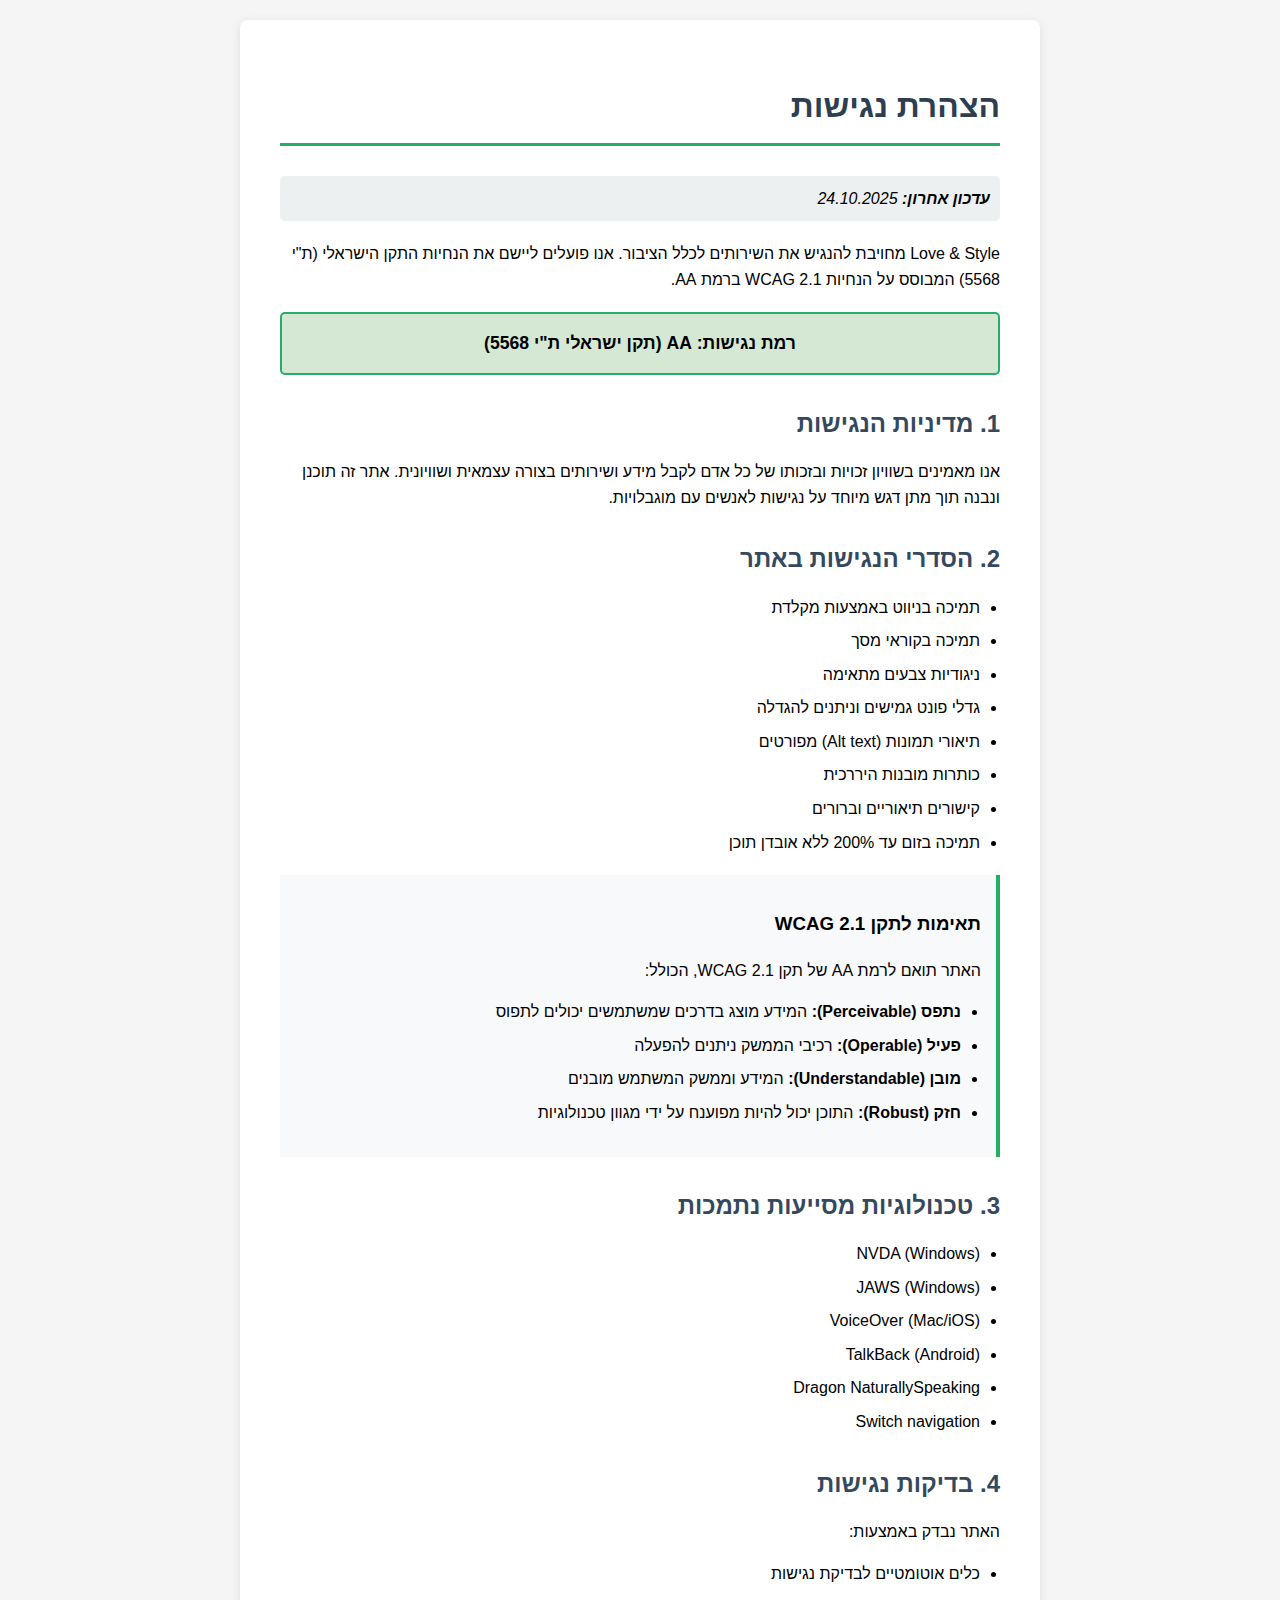
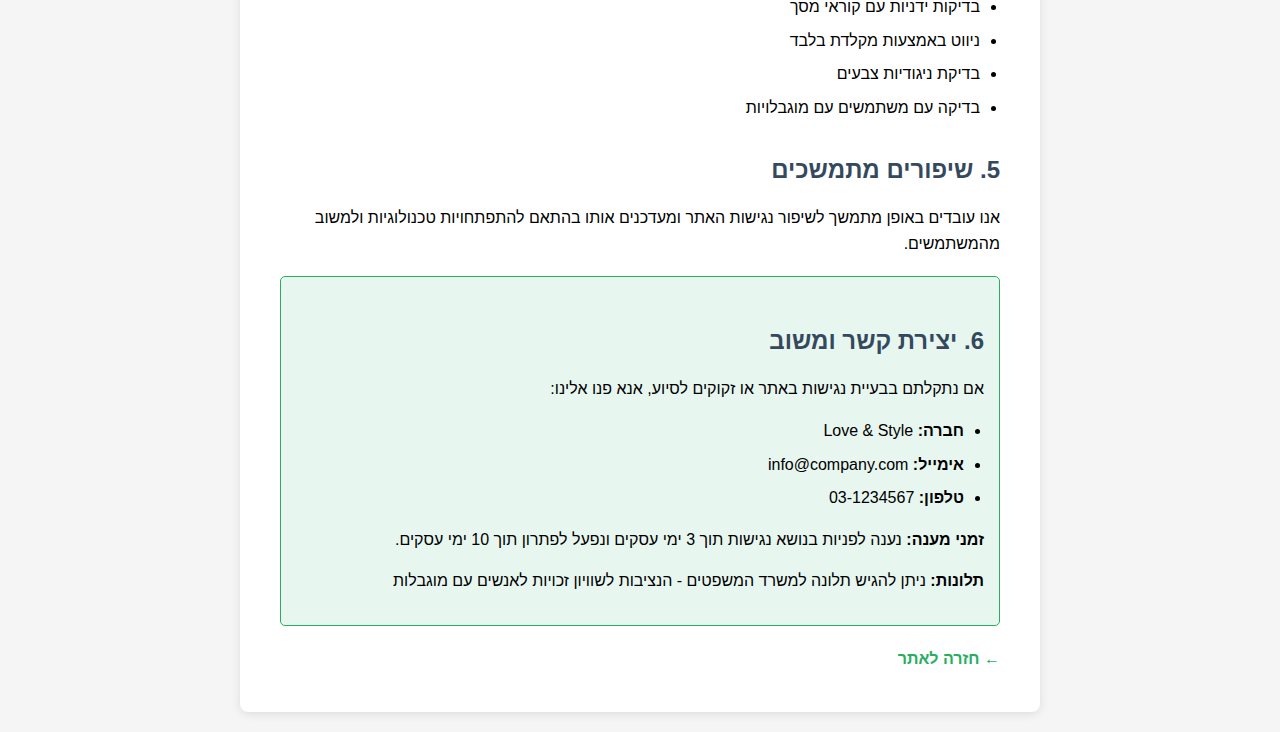
<file: public/accessibility.html>
<!DOCTYPE html>
<html lang="he" dir="rtl">
<head>
    <meta charset="UTF-8">
    <meta name="viewport" content="width=device-width, initial-scale=1.0">
    <title>הצהרת נגישות - Love & Style</title>
    <style>
        body {
            font-family: 'Segoe UI', Tahoma, Geneva, Verdana, sans-serif;
            line-height: 1.6;
            max-width: 800px;
            margin: 0 auto;
            padding: 20px;
            background-color: #f5f5f5;
            direction: rtl;
        }
        .container {
            background: white;
            padding: 40px;
            border-radius: 8px;
            box-shadow: 0 2px 10px rgba(0,0,0,0.1);
        }
        h1 {
            color: #2c3e50;
            border-bottom: 3px solid #27ae60;
            padding-bottom: 10px;
            margin-bottom: 30px;
        }
        h2 {
            color: #34495e;
            margin-top: 30px;
            margin-bottom: 15px;
        }
        .last-updated {
            background: #ecf0f1;
            padding: 10px;
            border-radius: 5px;
            margin-bottom: 20px;
            font-style: italic;
        }
        .contact-info {
            background: #e8f6f0;
            border: 1px solid #27ae60;
            padding: 15px;
            border-radius: 5px;
            margin-top: 20px;
        }
        .compliance-level {
            background: #d5e8d4;
            border: 2px solid #27ae60;
            padding: 15px;
            border-radius: 5px;
            margin: 20px 0;
            text-align: center;
            font-weight: bold;
            font-size: 1.1em;
        }
        ul {
            padding-right: 20px;
        }
        li {
            margin-bottom: 8px;
        }
        .back-link {
            display: inline-block;
            margin-top: 20px;
            color: #27ae60;
            text-decoration: none;
            font-weight: bold;
        }
        .back-link:hover {
            text-decoration: underline;
        }
        .wcag-info {
            background: #f8f9fa;
            border-right: 4px solid #27ae60;
            padding: 15px;
            margin: 20px 0;
        }
    </style>
</head>
<body>
    <div class="container">
        <h1>הצהרת נגישות</h1>
        
        <div class="last-updated">
            <strong>עדכון אחרון:</strong> 24.10.2025
        </div>

        <p>
            Love & Style מחויבת להנגיש את השירותים לכלל הציבור. אנו פועלים ליישם את הנחיות התקן הישראלי 
            (ת"י 5568) המבוסס על הנחיות WCAG 2.1 ברמת AA.
        </p>

        <div class="compliance-level">
            רמת נגישות: AA (תקן ישראלי ת"י 5568)
        </div>

        <h2>1. מדיניות הנגישות</h2>
        <p>
            אנו מאמינים בשוויון זכויות ובזכותו של כל אדם לקבל מידע ושירותים בצורה עצמאית ושוויונית. 
            אתר זה תוכנן ונבנה תוך מתן דגש מיוחד על נגישות לאנשים עם מוגבלויות.
        </p>

        <h2>2. הסדרי הנגישות באתר</h2>
        <ul>
            <li>תמיכה בניווט באמצעות מקלדת</li>
            <li>תמיכה בקוראי מסך</li>
            <li>ניגודיות צבעים מתאימה</li>
            <li>גדלי פונט גמישים וניתנים להגדלה</li>
            <li>תיאורי תמונות (Alt text) מפורטים</li>
            <li>כותרות מובנות היררכית</li>
            <li>קישורים תיאוריים וברורים</li>
            <li>תמיכה בזום עד 200% ללא אובדן תוכן</li>
        </ul>

        <div class="wcag-info">
            <h3>תאימות לתקן WCAG 2.1</h3>
            <p>האתר תואם לרמת AA של תקן WCAG 2.1, הכולל:</p>
            <ul>
                <li><strong>נתפס (Perceivable):</strong> המידע מוצג בדרכים שמשתמשים יכולים לתפוס</li>
                <li><strong>פעיל (Operable):</strong> רכיבי הממשק ניתנים להפעלה</li>
                <li><strong>מובן (Understandable):</strong> המידע וממשק המשתמש מובנים</li>
                <li><strong>חזק (Robust):</strong> התוכן יכול להיות מפוענח על ידי מגוון טכנולוגיות</li>
            </ul>
        </div>

        <h2>3. טכנולוגיות מסייעות נתמכות</h2>
        <ul>
            <li>NVDA (Windows)</li>
            <li>JAWS (Windows)</li>
            <li>VoiceOver (Mac/iOS)</li>
            <li>TalkBack (Android)</li>
            <li>Dragon NaturallySpeaking</li>
            <li>Switch navigation</li>
        </ul>

        <h2>4. בדיקות נגישות</h2>
        <p>האתר נבדק באמצעות:</p>
        <ul>
            <li>כלים אוטומטיים לבדיקת נגישות</li>
            <li>בדיקות ידניות עם קוראי מסך</li>
            <li>ניווט באמצעות מקלדת בלבד</li>
            <li>בדיקת ניגודיות צבעים</li>
            <li>בדיקה עם משתמשים עם מוגבלויות</li>
        </ul>

        <h2>5. שיפורים מתמשכים</h2>
        <p>
            אנו עובדים באופן מתמשך לשיפור נגישות האתר ומעדכנים אותו בהתאם להתפתחויות טכנולוגיות ולמשוב מהמשתמשים.
        </p>

        <div class="contact-info">
            <h2>6. יצירת קשר ומשוב</h2>
            <p>אם נתקלתם בבעיית נגישות באתר או זקוקים לסיוע, אנא פנו אלינו:</p>
            <ul>
                <li><strong>חברה:</strong> Love & Style</li>
                <li><strong>אימייל:</strong> info@company.com</li>
                <li><strong>טלפון:</strong> 03-1234567</li>
            </ul>
            <p>
                <strong>זמני מענה:</strong> נענה לפניות בנושא נגישות תוך 3 ימי עסקים ונפעל לפתרון תוך 10 ימי עסקים.
            </p>
            <p>
                <strong>תלונות:</strong> ניתן להגיש תלונה למשרד המשפטים - הנציבות לשוויון זכויות לאנשים עם מוגבלות
            </p>
        </div>

        <a href="/" class="back-link">← חזרה לאתר</a>
    </div>
</body>
</html>
</file>
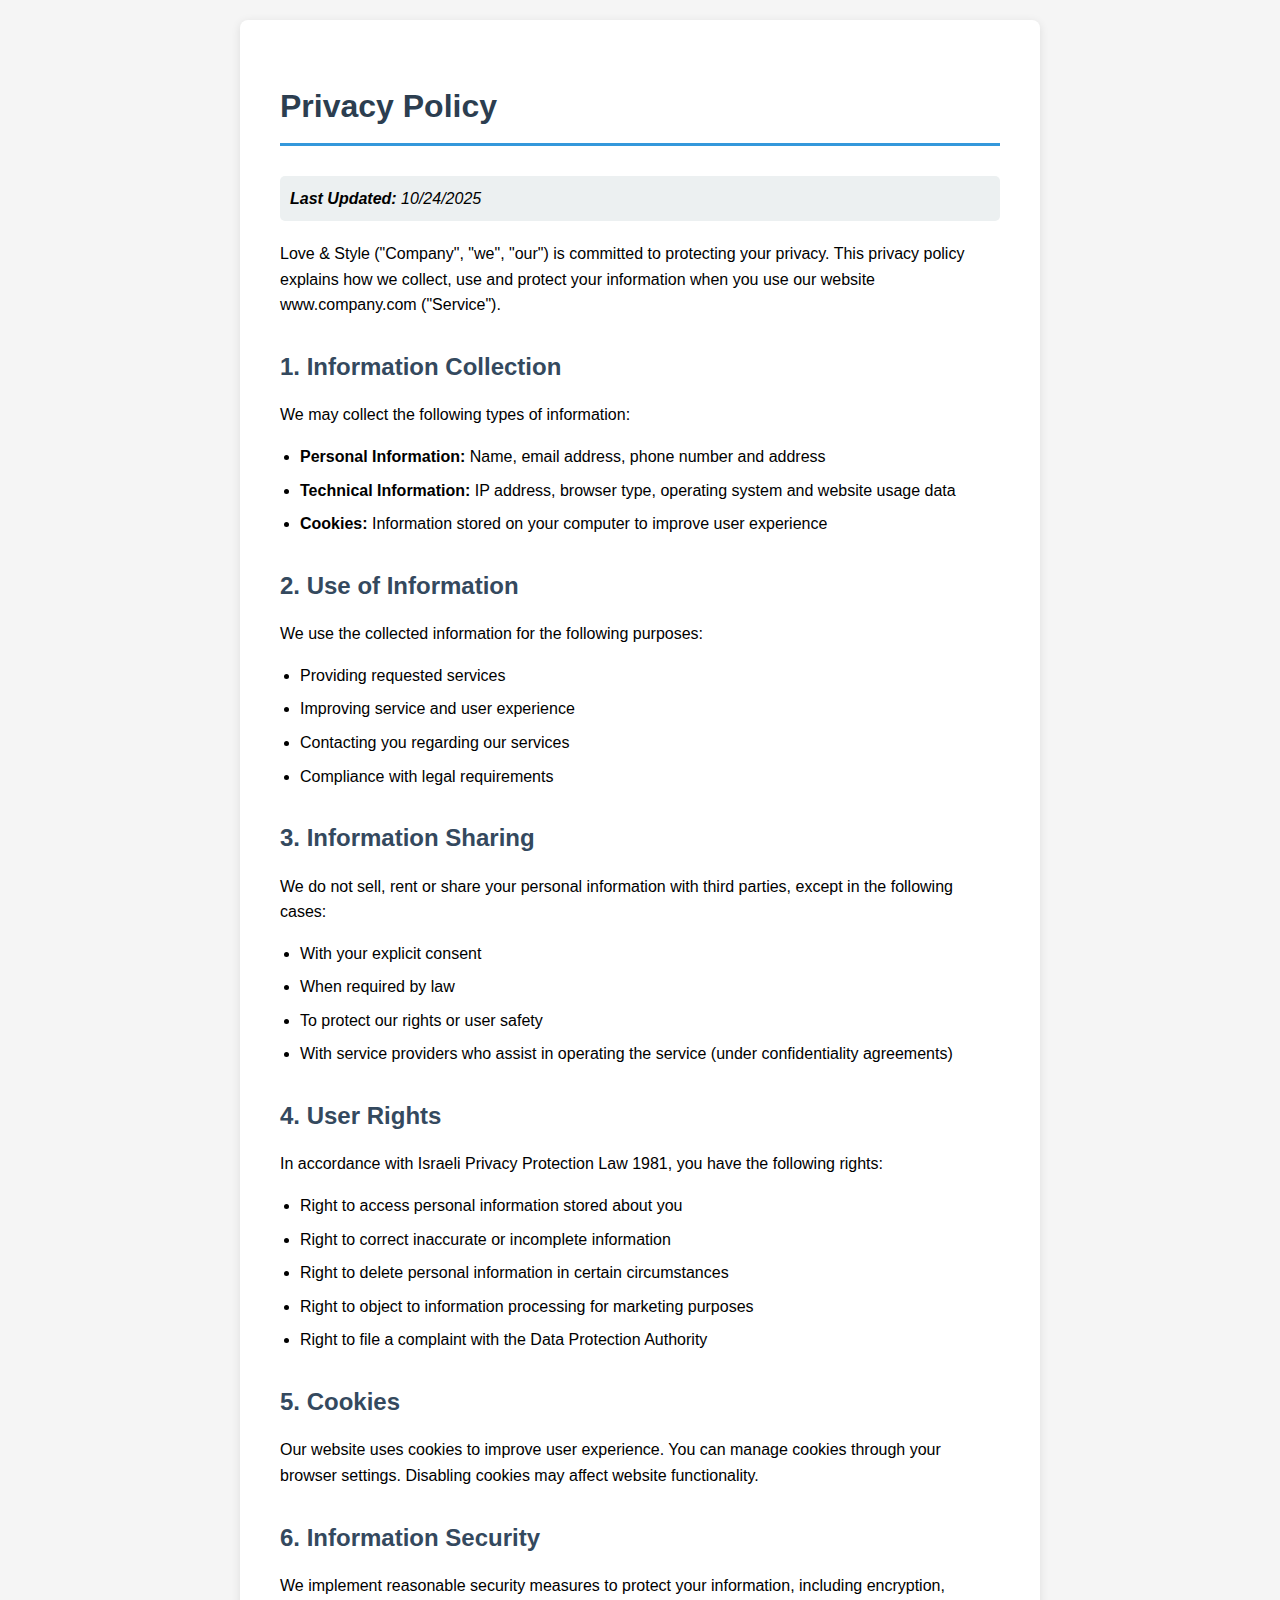
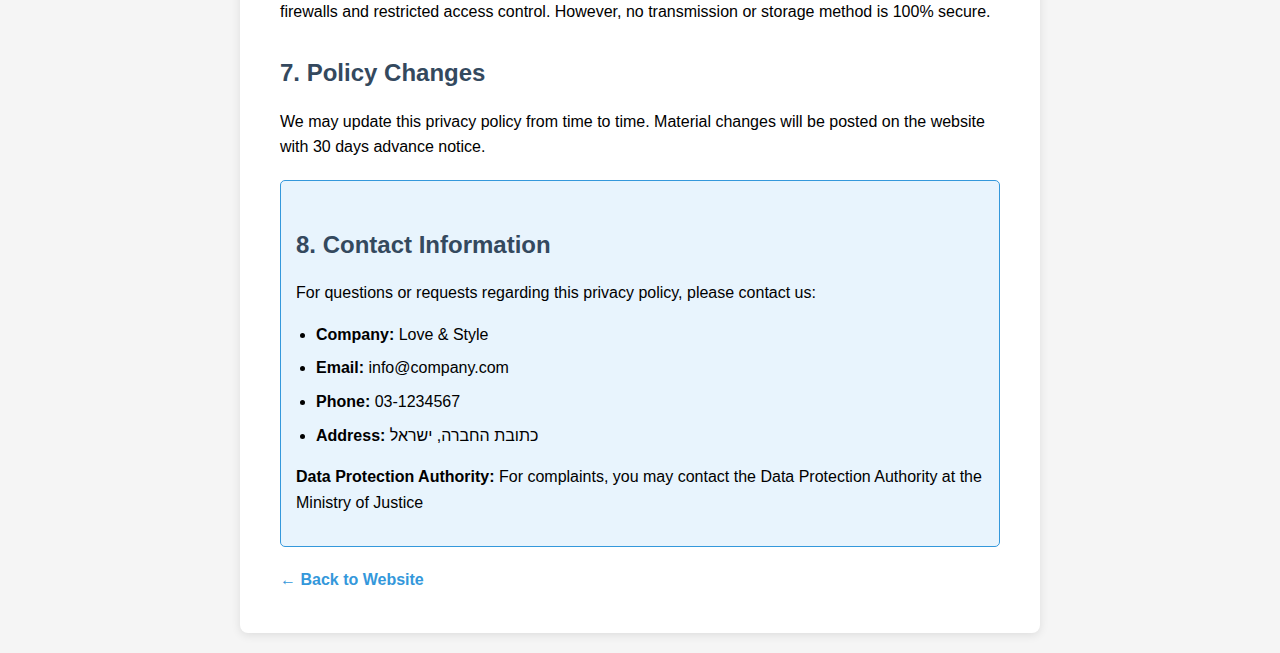
<file: public/privacy.html>
<!DOCTYPE html>
<html lang="en">
<head>
    <meta charset="UTF-8">
    <meta name="viewport" content="width=device-width, initial-scale=1.0">
    <title>Privacy Policy - Love & Style</title>
    <style>
        body {
            font-family: 'Segoe UI', Tahoma, Geneva, Verdana, sans-serif;
            line-height: 1.6;
            max-width: 800px;
            margin: 0 auto;
            padding: 20px;
            background-color: #f5f5f5;
        }
        .container {
            background: white;
            padding: 40px;
            border-radius: 8px;
            box-shadow: 0 2px 10px rgba(0,0,0,0.1);
        }
        h1 {
            color: #2c3e50;
            border-bottom: 3px solid #3498db;
            padding-bottom: 10px;
            margin-bottom: 30px;
        }
        h2 {
            color: #34495e;
            margin-top: 30px;
            margin-bottom: 15px;
        }
        .last-updated {
            background: #ecf0f1;
            padding: 10px;
            border-radius: 5px;
            margin-bottom: 20px;
            font-style: italic;
        }
        .contact-info {
            background: #e8f4fd;
            border: 1px solid #3498db;
            padding: 15px;
            border-radius: 5px;
            margin-top: 20px;
        }
        ul {
            padding-left: 20px;
        }
        li {
            margin-bottom: 8px;
        }
        .back-link {
            display: inline-block;
            margin-top: 20px;
            color: #3498db;
            text-decoration: none;
            font-weight: bold;
        }
        .back-link:hover {
            text-decoration: underline;
        }
    </style>
</head>
<body>
    <div class="container">
        <h1>Privacy Policy</h1>
        
        <div class="last-updated">
            <strong>Last Updated:</strong> 10/24/2025
        </div>

        <p>
            Love & Style ("Company", "we", "our") is committed to protecting your privacy. This privacy policy explains how we collect, 
            use and protect your information when you use our website www.company.com ("Service").
        </p>

        <h2>1. Information Collection</h2>
        <p>We may collect the following types of information:</p>
        <ul>
            <li><strong>Personal Information:</strong> Name, email address, phone number and address</li>
            <li><strong>Technical Information:</strong> IP address, browser type, operating system and website usage data</li>
            <li><strong>Cookies:</strong> Information stored on your computer to improve user experience</li>
        </ul>

        <h2>2. Use of Information</h2>
        <p>We use the collected information for the following purposes:</p>
        <ul>
            <li>Providing requested services</li>
            <li>Improving service and user experience</li>
            <li>Contacting you regarding our services</li>
            <li>Compliance with legal requirements</li>
        </ul>

        <h2>3. Information Sharing</h2>
        <p>We do not sell, rent or share your personal information with third parties, except in the following cases:</p>
        <ul>
            <li>With your explicit consent</li>
            <li>When required by law</li>
            <li>To protect our rights or user safety</li>
            <li>With service providers who assist in operating the service (under confidentiality agreements)</li>
        </ul>

        <h2>4. User Rights</h2>
        <p>In accordance with Israeli Privacy Protection Law 1981, you have the following rights:</p>
        <ul>
            <li>Right to access personal information stored about you</li>
            <li>Right to correct inaccurate or incomplete information</li>
            <li>Right to delete personal information in certain circumstances</li>
            <li>Right to object to information processing for marketing purposes</li>
            <li>Right to file a complaint with the Data Protection Authority</li>
        </ul>

        <h2>5. Cookies</h2>
        <p>
            Our website uses cookies to improve user experience. You can manage cookies through your browser settings. 
            Disabling cookies may affect website functionality.
        </p>

        <h2>6. Information Security</h2>
        <p>
            We implement reasonable security measures to protect your information, including encryption, firewalls and restricted access control. 
            However, no transmission or storage method is 100% secure.
        </p>

        <h2>7. Policy Changes</h2>
        <p>
            We may update this privacy policy from time to time. Material changes will be posted on the website with 30 days advance notice.
        </p>

        <div class="contact-info">
            <h2>8. Contact Information</h2>
            <p>For questions or requests regarding this privacy policy, please contact us:</p>
            <ul>
                <li><strong>Company:</strong> Love & Style</li>
                <li><strong>Email:</strong> info@company.com</li>
                <li><strong>Phone:</strong> 03-1234567</li>
                <li><strong>Address:</strong> כתובת החברה, ישראל</li>
            </ul>
            <p><strong>Data Protection Authority:</strong> For complaints, you may contact the Data Protection Authority at the Ministry of Justice</p>
        </div>

        <a href="/" class="back-link">← Back to Website</a>
    </div>
</body>
</html>
</file>
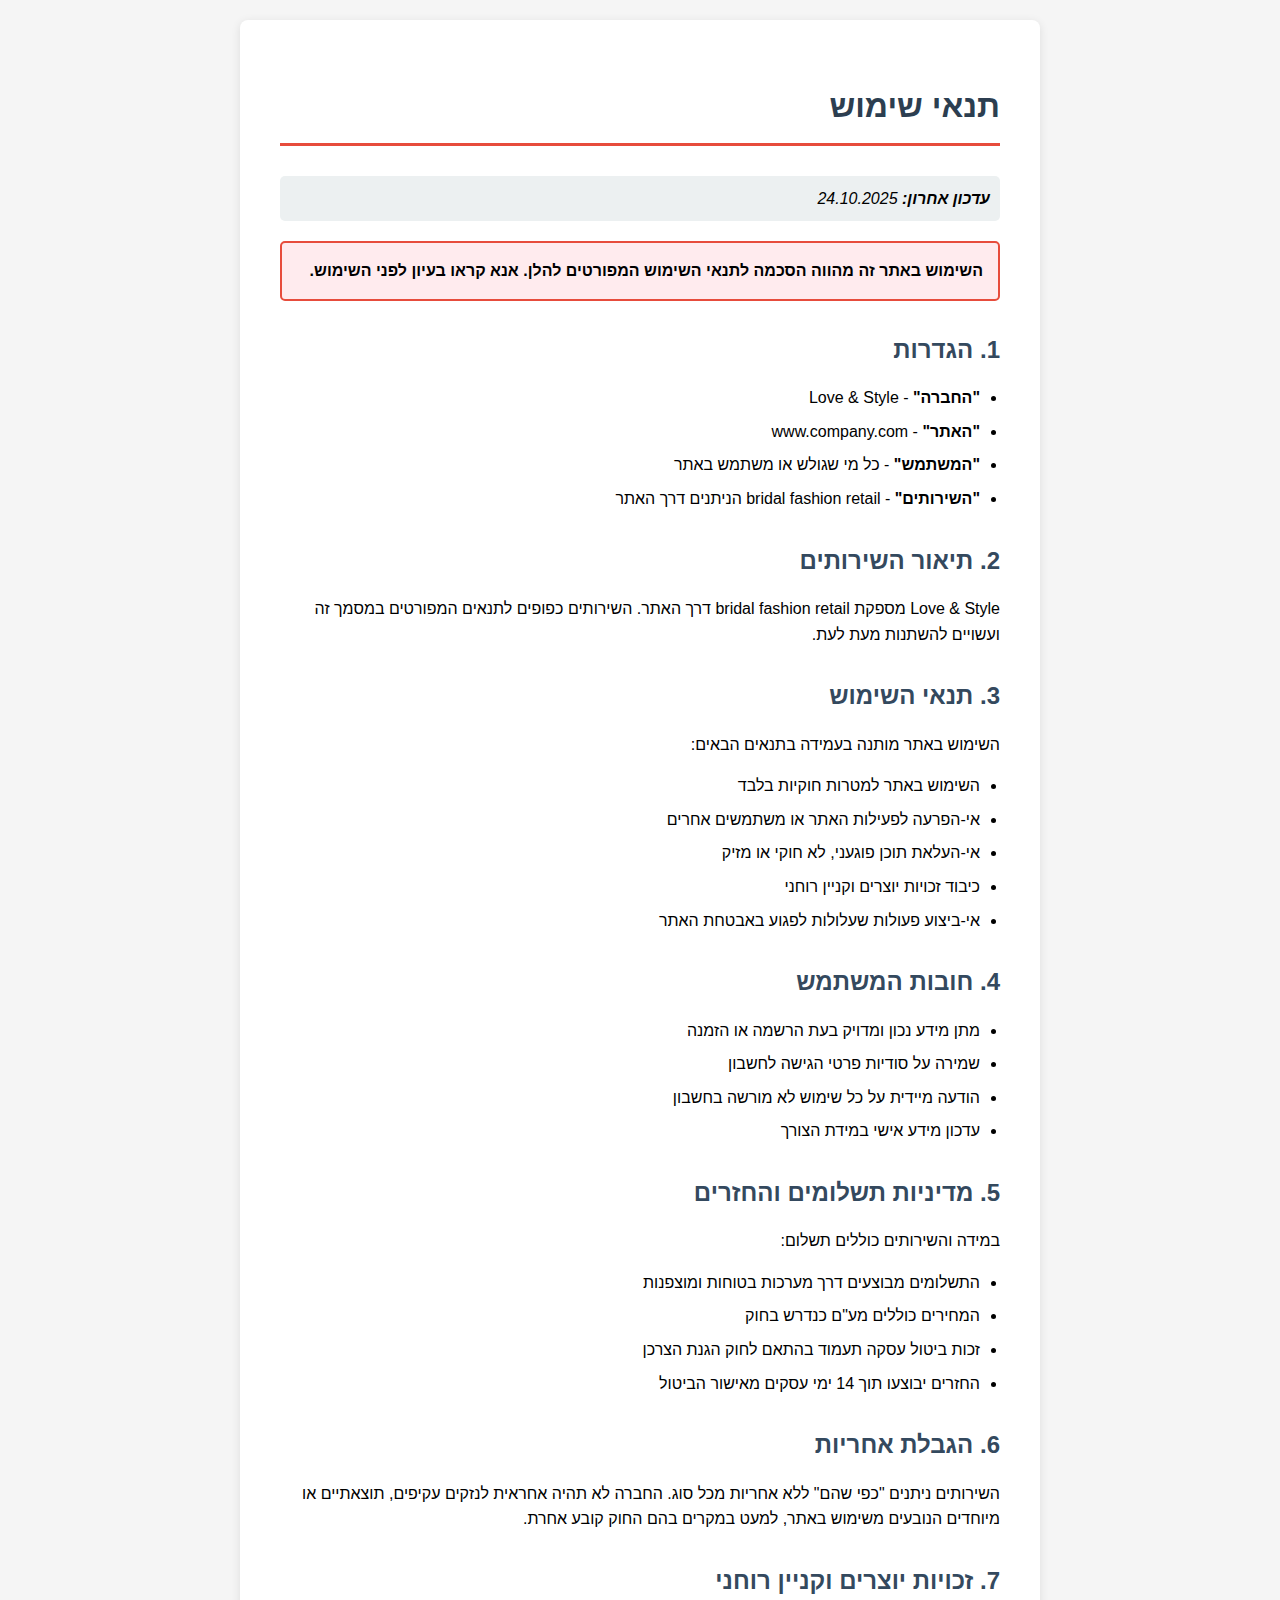
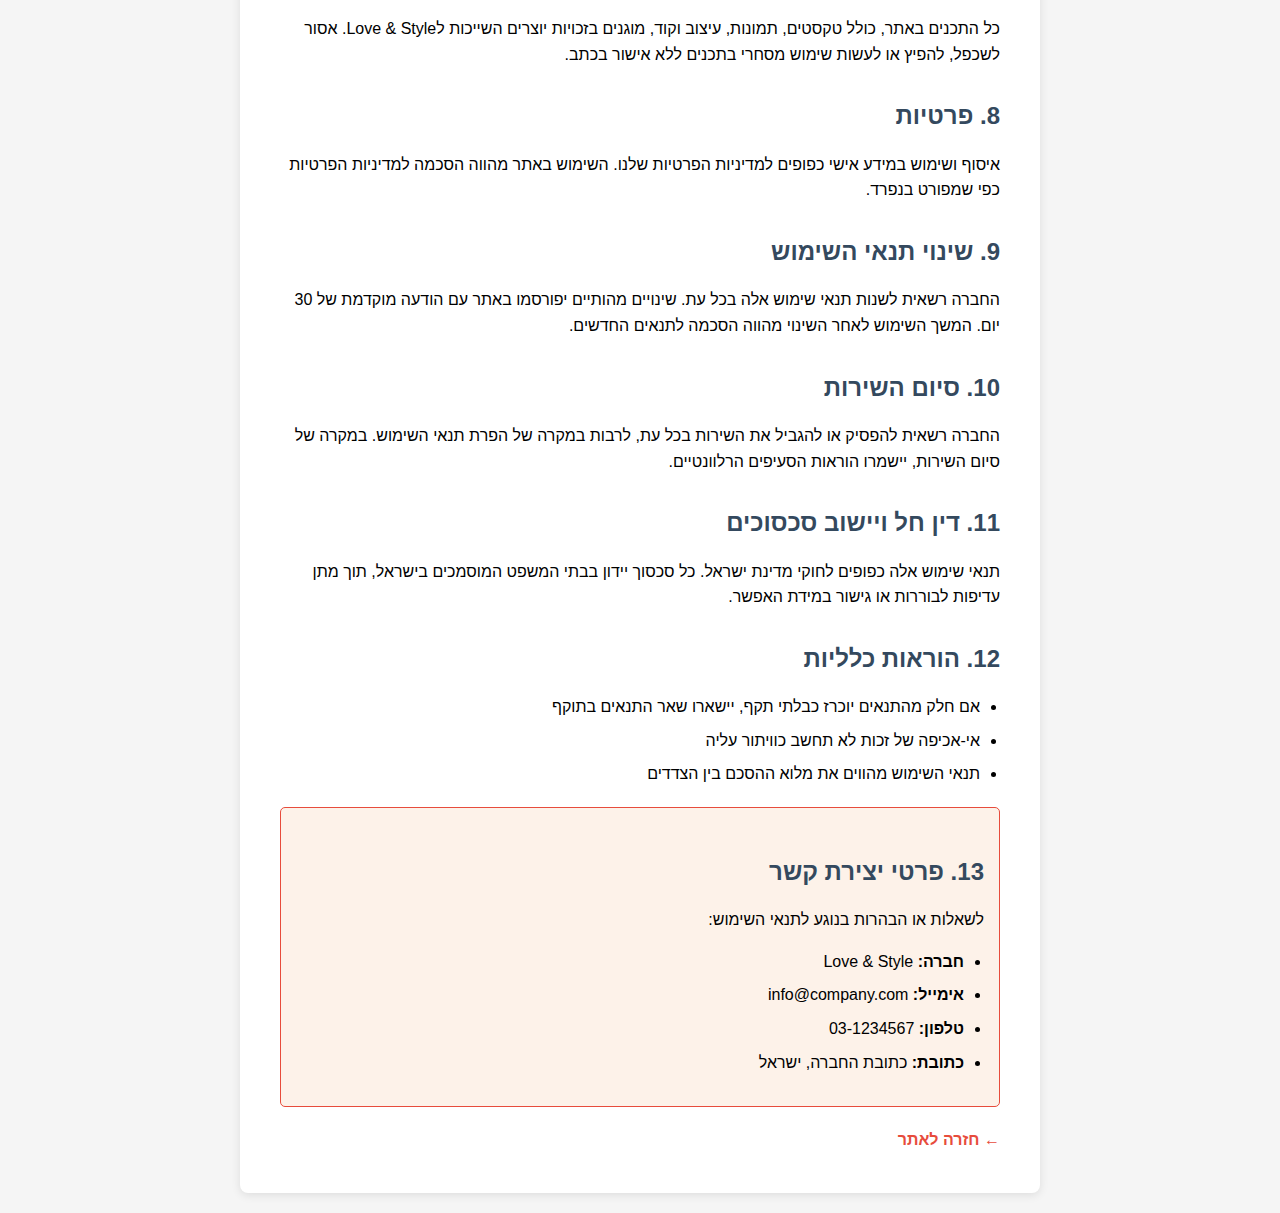
<file: public/terms.html>
<!DOCTYPE html>
<html lang="he" dir="rtl">
<head>
    <meta charset="UTF-8">
    <meta name="viewport" content="width=device-width, initial-scale=1.0">
    <title>תנאי שימוש - Love & Style</title>
    <style>
        body {
            font-family: 'Segoe UI', Tahoma, Geneva, Verdana, sans-serif;
            line-height: 1.6;
            max-width: 800px;
            margin: 0 auto;
            padding: 20px;
            background-color: #f5f5f5;
            direction: rtl;
        }
        .container {
            background: white;
            padding: 40px;
            border-radius: 8px;
            box-shadow: 0 2px 10px rgba(0,0,0,0.1);
        }
        h1 {
            color: #2c3e50;
            border-bottom: 3px solid #e74c3c;
            padding-bottom: 10px;
            margin-bottom: 30px;
        }
        h2 {
            color: #34495e;
            margin-top: 30px;
            margin-bottom: 15px;
        }
        .last-updated {
            background: #ecf0f1;
            padding: 10px;
            border-radius: 5px;
            margin-bottom: 20px;
            font-style: italic;
        }
        .contact-info {
            background: #fdf2e9;
            border: 1px solid #e74c3c;
            padding: 15px;
            border-radius: 5px;
            margin-top: 20px;
        }
        .important-notice {
            background: #ffebee;
            border: 2px solid #e74c3c;
            padding: 15px;
            border-radius: 5px;
            margin: 20px 0;
            font-weight: bold;
        }
        ul {
            padding-right: 20px;
        }
        li {
            margin-bottom: 8px;
        }
        .back-link {
            display: inline-block;
            margin-top: 20px;
            color: #e74c3c;
            text-decoration: none;
            font-weight: bold;
        }
        .back-link:hover {
            text-decoration: underline;
        }
    </style>
</head>
<body>
    <div class="container">
        <h1>תנאי שימוש</h1>
        
        <div class="last-updated">
            <strong>עדכון אחרון:</strong> 24.10.2025
        </div>

        <div class="important-notice">
            השימוש באתר זה מהווה הסכמה לתנאי השימוש המפורטים להלן. אנא קראו בעיון לפני השימוש.
        </div>

        <h2>1. הגדרות</h2>
        <ul>
            <li><strong>"החברה"</strong> - Love & Style</li>
            <li><strong>"האתר"</strong> - www.company.com</li>
            <li><strong>"המשתמש"</strong> - כל מי שגולש או משתמש באתר</li>
            <li><strong>"השירותים"</strong> - bridal fashion retail הניתנים דרך האתר</li>
        </ul>

        <h2>2. תיאור השירותים</h2>
        <p>
            Love & Style מספקת bridal fashion retail דרך האתר. השירותים כפופים לתנאים המפורטים במסמך זה 
            ועשויים להשתנות מעת לעת.
        </p>

        <h2>3. תנאי השימוש</h2>
        <p>השימוש באתר מותנה בעמידה בתנאים הבאים:</p>
        <ul>
            <li>השימוש באתר למטרות חוקיות בלבד</li>
            <li>אי-הפרעה לפעילות האתר או משתמשים אחרים</li>
            <li>אי-העלאת תוכן פוגעני, לא חוקי או מזיק</li>
            <li>כיבוד זכויות יוצרים וקניין רוחני</li>
            <li>אי-ביצוע פעולות שעלולות לפגוע באבטחת האתר</li>
        </ul>

        <h2>4. חובות המשתמש</h2>
        <ul>
            <li>מתן מידע נכון ומדויק בעת הרשמה או הזמנה</li>
            <li>שמירה על סודיות פרטי הגישה לחשבון</li>
            <li>הודעה מיידית על כל שימוש לא מורשה בחשבון</li>
            <li>עדכון מידע אישי במידת הצורך</li>
        </ul>

        <h2>5. מדיניות תשלומים והחזרים</h2>
        <p>במידה והשירותים כוללים תשלום:</p>
        <ul>
            <li>התשלומים מבוצעים דרך מערכות בטוחות ומוצפנות</li>
            <li>המחירים כוללים מע"ם כנדרש בחוק</li>
            <li>זכות ביטול עסקה תעמוד בהתאם לחוק הגנת הצרכן</li>
            <li>החזרים יבוצעו תוך 14 ימי עסקים מאישור הביטול</li>
        </ul>

        <h2>6. הגבלת אחריות</h2>
        <p>
            השירותים ניתנים "כפי שהם" ללא אחריות מכל סוג. החברה לא תהיה אחראית לנזקים עקיפים, 
            תוצאתיים או מיוחדים הנובעים משימוש באתר, למעט במקרים בהם החוק קובע אחרת.
        </p>

        <h2>7. זכויות יוצרים וקניין רוחני</h2>
        <p>
            כל התכנים באתר, כולל טקסטים, תמונות, עיצוב וקוד, מוגנים בזכויות יוצרים השייכות לLove & Style. 
            אסור לשכפל, להפיץ או לעשות שימוש מסחרי בתכנים ללא אישור בכתב.
        </p>

        <h2>8. פרטיות</h2>
        <p>
            איסוף ושימוש במידע אישי כפופים למדיניות הפרטיות שלנו. השימוש באתר מהווה הסכמה 
            למדיניות הפרטיות כפי שמפורט בנפרד.
        </p>

        <h2>9. שינוי תנאי השימוש</h2>
        <p>
            החברה רשאית לשנות תנאי שימוש אלה בכל עת. שינויים מהותיים יפורסמו באתר עם הודעה מוקדמת 
            של 30 יום. המשך השימוש לאחר השינוי מהווה הסכמה לתנאים החדשים.
        </p>

        <h2>10. סיום השירות</h2>
        <p>
            החברה רשאית להפסיק או להגביל את השירות בכל עת, לרבות במקרה של הפרת תנאי השימוש. 
            במקרה של סיום השירות, יישמרו הוראות הסעיפים הרלוונטיים.
        </p>

        <h2>11. דין חל ויישוב סכסוכים</h2>
        <p>
            תנאי שימוש אלה כפופים לחוקי מדינת ישראל. כל סכסוך יידון בבתי המשפט המוסמכים בישראל, 
            תוך מתן עדיפות לבוררות או גישור במידת האפשר.
        </p>

        <h2>12. הוראות כלליות</h2>
        <ul>
            <li>אם חלק מהתנאים יוכרז כבלתי תקף, יישארו שאר התנאים בתוקף</li>
            <li>אי-אכיפה של זכות לא תחשב כוויתור עליה</li>
            <li>תנאי השימוש מהווים את מלוא ההסכם בין הצדדים</li>
        </ul>

        <div class="contact-info">
            <h2>13. פרטי יצירת קשר</h2>
            <p>לשאלות או הבהרות בנוגע לתנאי השימוש:</p>
            <ul>
                <li><strong>חברה:</strong> Love & Style</li>
                <li><strong>אימייל:</strong> info@company.com</li>
                <li><strong>טלפון:</strong> 03-1234567</li>
                <li><strong>כתובת:</strong> כתובת החברה, ישראל</li>
            </ul>
        </div>

        <a href="/" class="back-link">← חזרה לאתר</a>
    </div>
</body>
</html>
</file>
